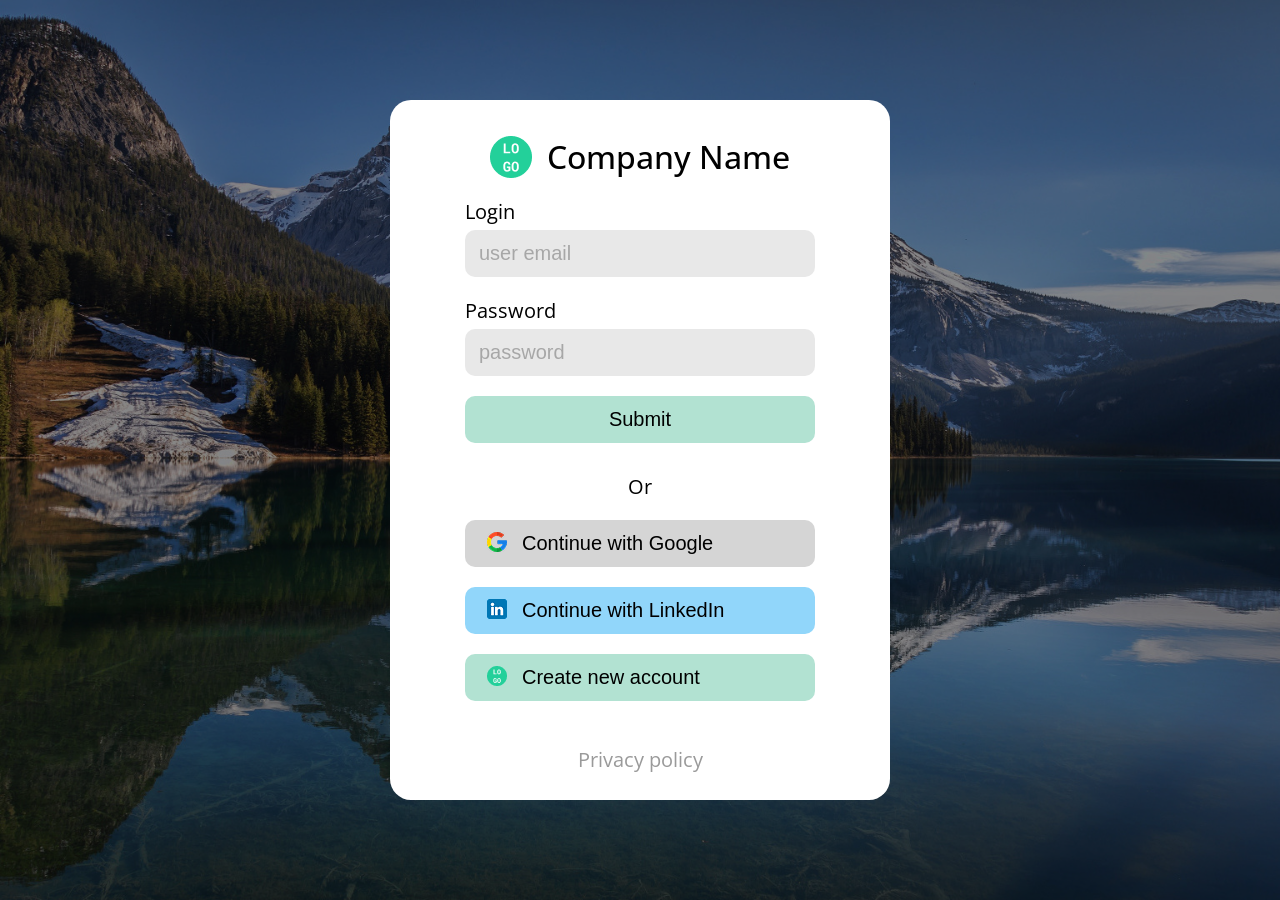
<file: index.html>
<!DOCTYPE html>
<html lang="en">
<head>
    <meta charset="UTF-8">
    <meta name="viewport" content="width=device-width, initial-scale=1.0">
    <title>Login</title>
    <link rel="stylesheet" href="../login-card/index.css">
    <link rel="icon" type="image/png" href="../image/logo/Logo.png">
    <script>
        // Если токен уже есть — сразу отправляем на страницу фильмов
        if (document.cookie.includes("token=")) {
            location.replace("movie/index.html");
        }
    </script>
</head>
<body>
    <div class="background-img"></div>
    <div class="overlay"></div>
    <div class="login-failed">
        <img src="../image/logo/login-failed.png" alt="" class="logo-failed">
        <span>Login failed!!</span>
    </div>
    
    <div class="form">
        <div class="header-name">
            <img src="../image/logo/Logo.png" alt="" class="company-logo">
            <span class="company-name">Company Name</span>
        </div>
        <div class="login-card">
            <div class="login">
                <label for="login">Login</label>
                <input type="text" id="login" placeholder="user email">
            </div>

            <div class="login">
                <label for="password">Password</label>
                <input type="password" id="password" placeholder="password">
            </div>

            <button type="submit" id="submit-button" class="button btn-submit">Submit</button>
        </div>
        <div class="or">Or</div>
        <div class="social-card">
            <button type="google" class="button btn-google" ><img src="../image/logo/google.png" alt="" class="btn-social">Continue with Google</button>
            <button type="linkedin" class="button btn-linkedin"><img src="../image/logo/linkedin.png" alt="" class="btn-social">Continue with LinkedIn</button>
            <button type="new-account" class="button btn-new"><img src="../image/logo/new-account.png" alt="" class="btn-social">Create new account</button>
        </div>
        <a href="#" class="privacy-link">Privacy policy</a>
    </div>


    <script src="../login-card/main.js"></script>
</body>
</html>
</file>
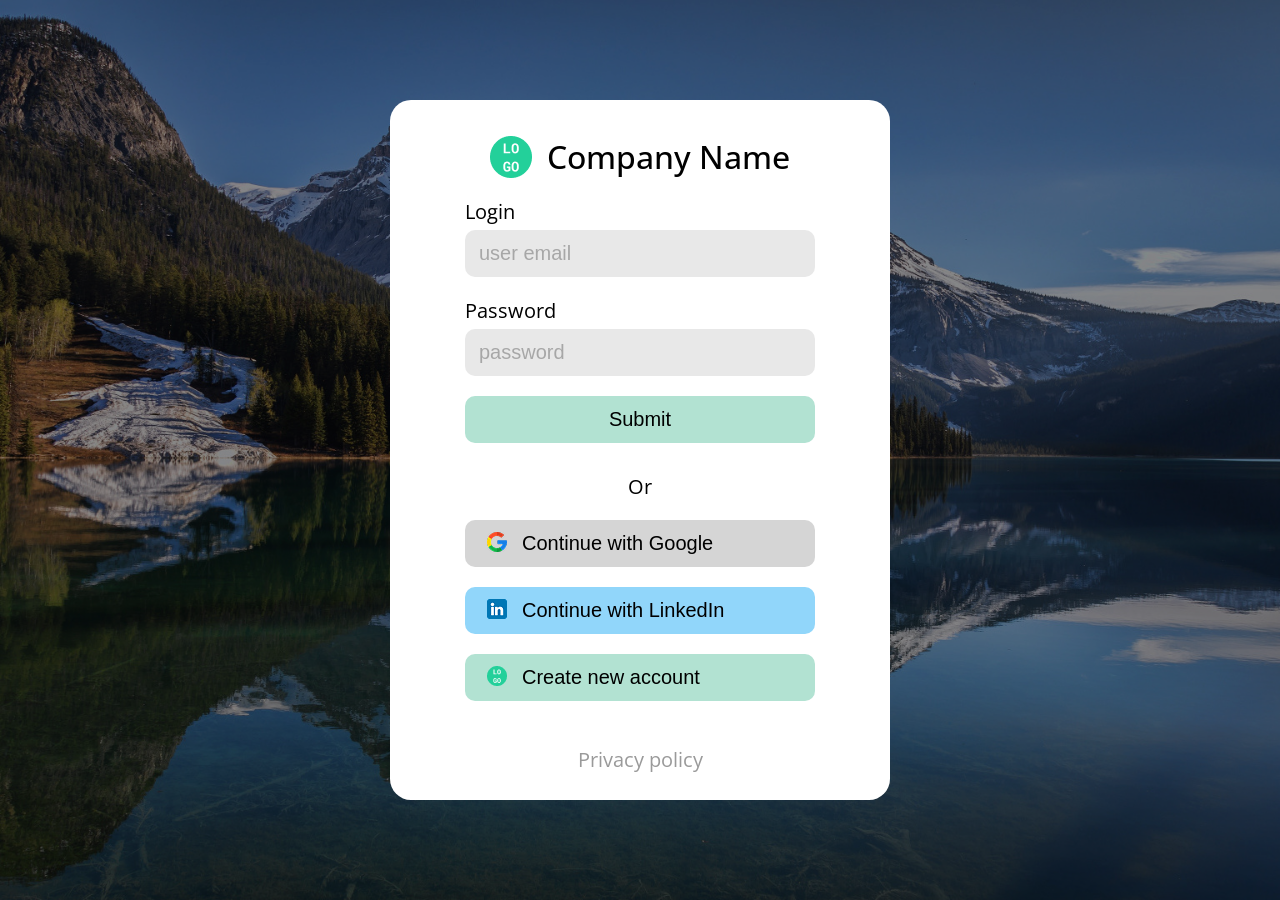
<file: blog/index.html>
<!DOCTYPE html>
<html lang="en">
<head>
    <meta charset="UTF-8">
    <meta name="viewport" content="width=device-width, initial-scale=1.0">
    <title>Blog</title>
    <link rel="stylesheet" href="./style.css">
    <link rel="icon" type="image/png" href="../image/logo/Logo.png">
    <script>
        // Без токена страница блога недоступна — отправляем на логин
        if (!document.cookie.includes("token=")) {
            location.replace("../index.html");
        }
    </script>
    <script src="./main.js" defer></script>
</head>
<body>
    <div class="background-img"></div>
    <div class="overlay"></div>

    <div class="header">
        <div class="header-inner">
            <a href="../movie/index.html" class="header-name">
                <img src="../image/logo/Logo.png" alt="" class="company-logo">
                <span class="company-name">Company Name</span>
            </a>

            <div class="header-links">
                <a href="#" class="other">Feed</a>
                <a href="#" class="other">Pricing</a>
                <a href="#" class="other">Wishlist</a>
                <a href="#" class="profile"><img src="../image/secret-logo/Avatar.png" alt=""></a>
            </div>
        </div>
    </div>

    <!-- Белая карточка; сюда JS вставляет посты -->
    <main class="content">
        <div class="posts" id="posts"></div>
    </main>

    <!-- Шаблон поста: JS клонирует его для каждого поста и заполняет данными -->
    <template id="post-template">
        <article class="post">
            <header class="post-header">
                <div class="post-author">
                    <img src="./image/user.svg" alt="" class="post-icon">
                    <span class="post-author-name">
                        <span class="post-name"></span>
                        <span class="post-username"></span>
                    </span>
                </div>
                <div class="post-company">
                    <img src="./image/company.svg" alt="" class="post-icon">
                    <span class="post-company-name"></span>
                </div>
                <button type="button" class="share-button">
                    <img src="./image/share.svg" alt="Share" class="post-icon">
                </button>
            </header>

            <h2 class="post-title"></h2>
            <p class="post-text"></p>

            <section class="comments">
                <div class="comments-header">
                    <img src="./image/comments.svg" alt="" class="post-icon">
                    <span>Comments (<span class="comments-count"></span>)</span>
                </div>
                <div class="comments-list"></div>
                <button type="button" class="show-more-button">show more</button>
            </section>
        </article>
    </template>

    <!-- Шаблон одного комментария -->
    <template id="comment-template">
        <div class="comment">
            <span class="comment-email"></span>
            <h3 class="comment-title"></h3>
            <p class="comment-text"></p>
        </div>
    </template>
</body>
</html>
</file>
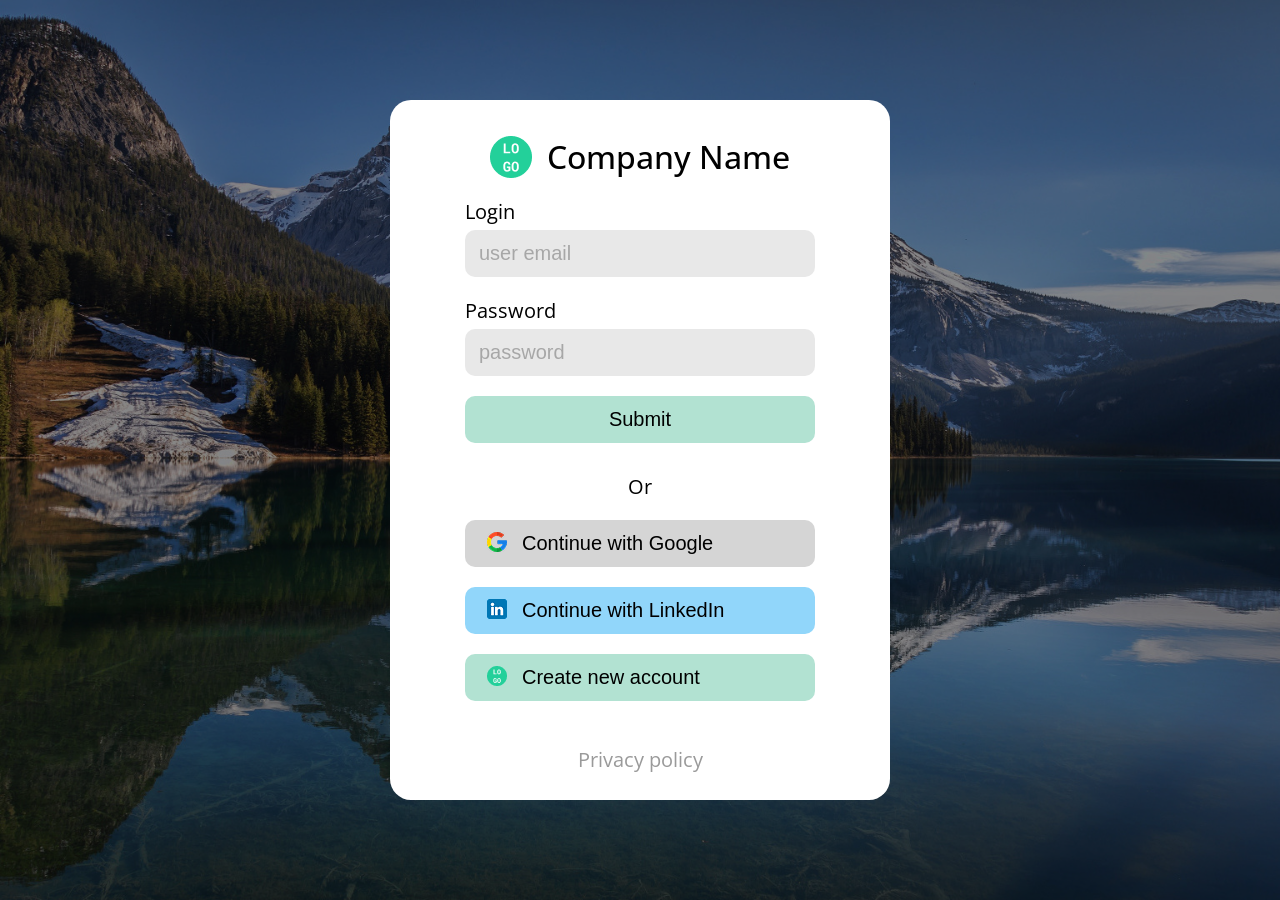
<file: login card/index.html>
<!DOCTYPE html>
<html lang="en">
<head>
    <meta charset="UTF-8">
    <meta name="viewport" content="width=device-width, initial-scale=1.0">
    <title>Login</title>
    <link rel="stylesheet" href="../login card/index.css">
    <link rel="icon" type="image/png" href="../image/logo/Logo.png">
    <script src="../secret.js"></script>
</head>
<body>
    <div class="background-img"></div>
    <div class="overlay"></div>
    <div class="login-failed">
        <img src="../image/logo/login-failed.png" alt="" class="logo-failed">
        <span>Login failed!!</span>
    </div>
    
    <div class="form">
        <div class="header-name">
            <img src="../image/logo/Logo.png" alt="" class="company-logo">
            <span class="company-name">Company Name</span>
        </div>
        <div class="login-card">
            <div class="login">
                <label for="login">Login</label>
                <input type="text" id="login" placeholder="user email">
            </div>

            <div class="login">
                <label for="password">Password</label>
                <input type="password" id="password" placeholder="password">
            </div>

            <button type="submit" id="submit-button" class="button btn-submit">Submit</button>
        </div>
        <div class="or">Or</div>
        <div class="social-card">
            <button type="google" class="button btn-google" ><img src="../image/logo/google.png" alt="" class="btn-social">Continue with Google</button>
            <button type="linkedin" class="button btn-linkedin"><img src="../image/logo/linkedin.png" alt="" class="btn-social">Continue with LinkedIn</button>
            <button type="new-account" class="button btn-new"><img src="../image/logo/new-account.png" alt="" class="btn-social">Create new account</button>
        </div>
        <a href="#" class="privacy-link">Privacy policy</a>
    </div>


    <script src="../login card/main.js"></script>
</body>
</html>
</file>
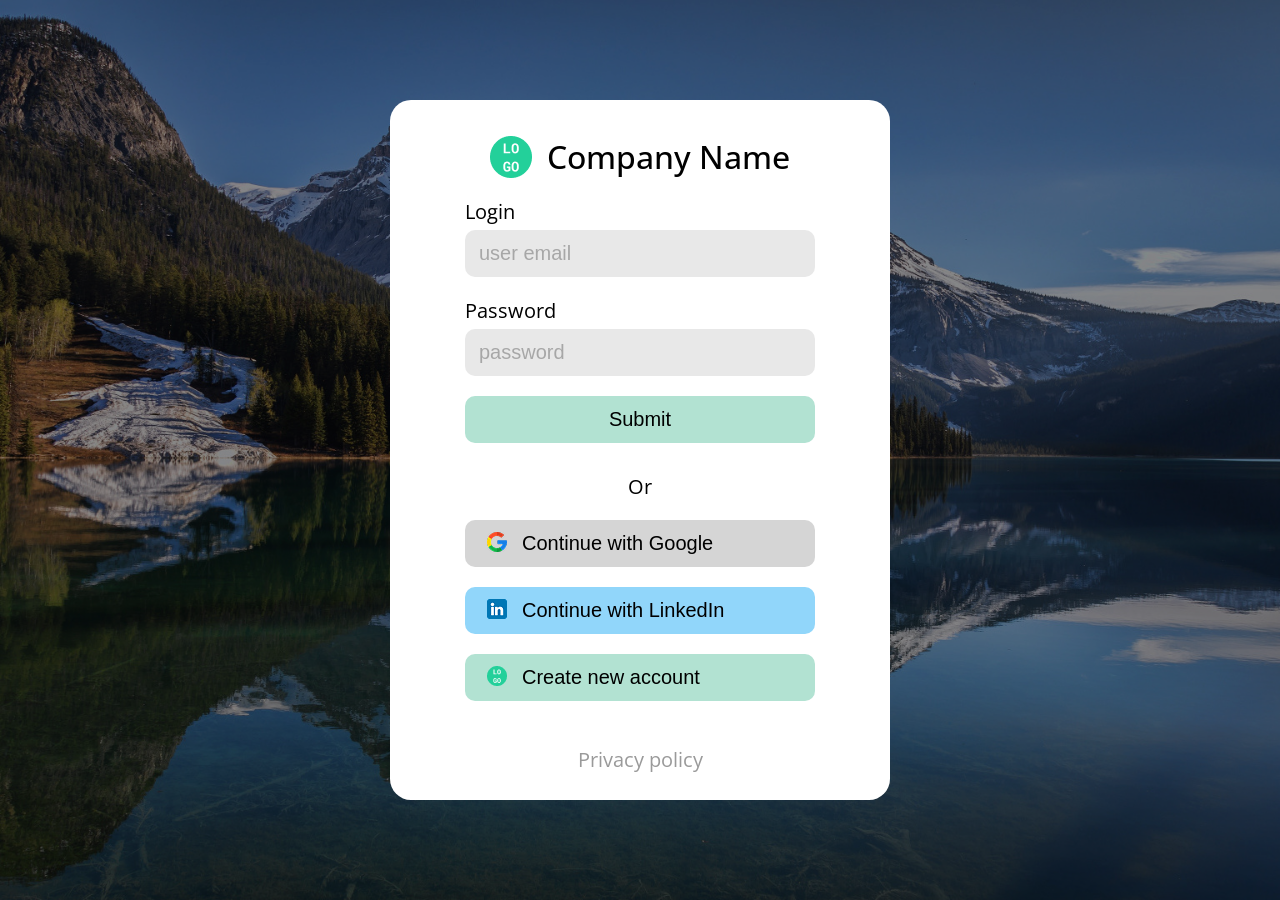
<file: movie/index.html>
<!DOCTYPE html>
<html lang="en">
<head>
    <meta charset="UTF-8">
    <meta name="viewport" content="width=device-width, initial-scale=1.0">
    <title>Movie</title>
    <link rel="stylesheet" href="./secret.css">
    <link rel="icon" type="image/png" href="../image/logo/Logo.png">
    <script>
        // Без токена страница фильмов недоступна — отправляем на логин
        if (!document.cookie.includes("token=")) {
            location.replace("../index.html");
        }
    </script>
    <script src="./secret.js" defer></script>
</head>
<body>
    <div class="background-img"></div>
    <div class="overlay"></div>

    <div class="header">
        <div class="header-name">
            <img src="../image/logo/Logo.png" alt="" class="company-logo">
            <span class="company-name">Company Name</span>
        </div>
        
        <div class="header-links">
            <a href="../blog/index.html" id="feed" class="other">Feed</a>
            <a href="#" id="pricing" class="other">Pricing</a>
            <a href="#" id="wishlist" class="other">Wishlist</a>
            <a href="#" id="profile" class="profile"><img src="../image/secret-logo/Avatar.png" alt=""></a>
            
            <button id="logout-btn" class="logout-button">Exit</button>
        </div>
    </div>

    <div class="content">
        <div class="film-avatar">
            <div class="film-poster">
                <img src="../image/secret-img/img1.png" id="main-poster"class="img-1" alt="">
            </div>
            <div class="film-info">
                <div class="movie-title" id="main-title">Avatar: Fire and Ash</div>
                <div class="movie-info" id="main-meta">
                    2025 16+ 3h 17m
                </div>
                <div class="movie-info">
                    Director: <strong id="main-director">James Cameron</strong>
                </div>
                <div class="movie-info" id="main-actors">
                    Actors: Sam Worthington, Zoe Saldana, Sigourney Weaver
                </div>

                <div class="movie-info" id="main-description">
                    Jake and Neytiri's family grapples with grief, encountering a new, aggressive Na'vi tribe, the Ash People, who are led by the fiery Varang, as the conflict on Pandora escalates and a new moral focus emerges.
                </div>
                <div class="tags">
                    <span class="tag">Action</span>
                    <span class="tag">Computer Animation</span>
                    <span class="tag">Adventure</span>
                    <span class="tag">Sci-Fi</span>
                </div>
                <div class="rating">
                    <img src="../image/secret-logo/image2.png" alt="Rating">
                    <span id="main-rating-value">7.3/10</span>
                    <img src="../image/secret-logo/Star1.png" alt="">
                </div>
                <button type="button" id="watch-button" class="button btn-watch">Watch Now</button>
            </div>
        </div>
        <div class="line"></div>
        <div class="carousel" id="">
            <button type="button" id="prev-button" class="btn-carousel arrow-btn"><img src="../image/secret-logo/left-btn.png" class="carousel-btn-img" alt=""></button>
            <div class="carousel-window">
                <div class="carousel-track">
                    <div class="poster-wrapper" data-title="Get Out"
                     data-year="2017"
                     data-director="Jordan Peele"
                     data-actors="Daniel Kaluuya, Allison Williams, Bradley Whitford"
                     data-rating="7.7/10"
                     data-description="A young African American visits his white girlfriend's parents for the weekend, where his simmering unease about their reception of him eventually reaches a boiling point.">
                        <img src="../image/secret-img/movie1.png" alt="Carousel Image 2" class="carousel-img">
                        <div class="poster-overlay">
                            <div class="overlay-content">
                              <span class="poster-title">Get Out</span>
                              <p class="poster-year">2017</p>
                              <span class="poster-arrow">↓</span>
                            </div>
                        </div>
                    </div>
                    <div class="poster-wrapper" 
                    data-title="Fight Club"
                    data-year="1999" 
                    data-director="David Fincher"
                    data-actors="Brad Pitt, Edward Norton, Helena Bonham Carter"
                    data-rating="8.8/10"
                    data-tags="Drama, Thriller"
                    data-description="An insomniac office worker and a devil-care soap maker form an underground fight club that evolves into something much, much more.">
                        
                    <img src="../image/secret-img/movie2.png" alt="Carousel Image 1" class="carousel-img">
                        <div class="poster-overlay">
                            <div class="overlay-content">
                                <span class="poster-title">Fight Club</span>
                                <p class="poster-year">1999</p>
                                <span class="poster-arrow">↓</span>
                            </div>
                        </div>
                    </div>
                    <div class="poster-wrapper"
                     data-title="Avengers: Infinity War"
                     data-year="2018"
                     data-director="Anthony Russo, Joe Russo"
                     data-actors="Robert Downey Jr., Chris Evans, Scarlett Johansson"
                     data-rating="8.5/10"
                     data-tags="Action, Adventure, Sci-Fi"
                     data-description="The Avengers and their allies must be willing to sacrifice all in an effort to defeat the powerful Thanos before he can destroy the universe.">
                        <img src="../image/secret-img/movie3.png" alt="Carousel Image 3" class="carousel-img">
                        <div class="poster-overlay">
                            <div class="overlay-content">
                              <span class="poster-title">Avengers: Infinity War</span>
                              <p class="poster-year">2018</p>
                              <span class="poster-arrow">↓</span>
                            </div>
                        </div>
                    </div>
                    <div class="poster-wrapper"
                     data-title="K-Pop Demon Hunters"
                     data-year="2025"
                     data-director="Park Hoon-jung"
                     data-actors="Kim Jong-dae, Lee Jang-hoon, Park Hoon-jung"
                     data-rating="7.8/10"
                     data-tags="Action, Comedy, Romance"
                     data-description="A group of K-pop idols must fight against supernatural forces to save their music industry.">
                        <img src="../image/secret-img/movie4.png" alt="Carousel Image 4" class="carousel-img">
                        <div class="poster-overlay">
                            <div class="overlay-content">
                              <span class="poster-title">K-Pop Demon Hunters</span>
                              <p class="poster-year">2025</p>
                              <span class="poster-arrow">↓</span>
                            </div>
                        </div>
                    </div>
                    <div class="poster-wrapper"
                     data-title="Mad Max: Fury Road"
                     data-year="2015"
                     data-director="George Miller"
                     data-actors="Tom Hardy, Charlize Theron, Nicholas Hoult"
                     data-rating="8.1/10"
                     data-tags="Action, Adventure, Sci-Fi"
                     data-description="In a post-apocalyptic wasteland, a woman rebels against a tyrannical ruler in search of her homeland with the aid of a group of female warriors.">
                        <img src="../image/secret-img/Mad_Max_Fury_Road.png" alt="Carousel Image 5" class="carousel-img">
                        <div class="poster-overlay">
                            <div class="overlay-content">
                              <span class="poster-title">Mad Max: Fury Road</span>
                              <p class="poster-year">2015</p>
                              <span class="poster-arrow">↓</span>
                            </div>
                        </div>
                    </div>
                    <div class="poster-wrapper"
                     data-title="Paradise At Mothers Feet"
                     data-year="2024"
                     data-director="Jane Doe"
                     data-actors="John Doe, Jane Smith"
                     data-rating="7.2/10"
                     data-tags="Drama, Romance"
                     data-description="A story about the journey of a young woman searching for her place in the world.">
                        <img src="../image/secret-img/movie6.png" alt="Carousel Image 6" class="carousel-img">
                        <div class="poster-overlay">
                            <div class="overlay-content">
                              <span class="poster-title">Paradise At Mothers Feet</span>
                              <p class="poster-year">2024</p>
                              <span class="poster-arrow">↓</span>
                            </div>
                        </div>
                    </div>
                    <div class="poster-wrapper" 
                     data-title="Avatar Aang: The Last Airbender"
                     data-year="2026"
                     data-director="M. Night Shyamalan"
                     data-actors="Noah Ringer, Dev Patel, Angelina Jolie"
                     data-rating="7.5/10"
                     data-tags="Animation, Adventure, Family"
                     data-description="A young boy must master the elements to save his people from an oppressive regime.">
                        <img src="../image/secret-img/images.png" alt="Carousel Image 7" class="carousel-img">
                        <div class="poster-overlay">
                            <div class="overlay-content">
                              <span class="poster-title">Avatar Aang: The Last Airbender</span>
                              <p class="poster-year">2026</p>
                              <span class="poster-arrow">↓</span>
                            </div>
                        </div>
                    </div>
                    <div class="poster-wrapper" data-title="Spider-Man: No Way Home"
                     data-year="2021"
                     data-director="Jon Watts"
                     data-actors="Tom Holland, Zendaya, Benedict Cumberbatch"
                     data-rating="8.2/10"
                     data-tags="Action, Adventure, Fantasy"
                     data-description="With Spider-Man's identity exposed, Peter Parker seeks help from Doctor Strange to restore his secret identity.">
                        <img src="../image/secret-img/movie8.png" alt="Carousel Image 8" class="carousel-img">
                        <div class="poster-overlay">
                            <div class="overlay-content">
                              <span class="poster-title">Spider-Man: No Way Home</span>
                              <p class="poster-year">2021</p>
                              <span class="poster-arrow">↓</span>
                            </div>
                        </div>
                    </div>

                    <img src="../image/secret-img/movie1.png" alt="Carousel Image 2" class="carousel-img">
                    <img src="../image/secret-img/movie2.png" alt="Carousel Image 1" class="carousel-img">
                    <img src="../image/secret-img/movie3.png" alt="Carousel Image 3" class="carousel-img">
                    <img src="../image/secret-img/movie4.png" alt="Carousel Image 4" class="carousel-img">
                </div>
            </div>
            <button type="button" id="next-button" class="btn-carousel arrow-btn"><img src="../image/secret-logo/right-btn.png" class="carousel-btn-img" alt=""></button>
        </div>
    </div>
</body>
</html>
</file>
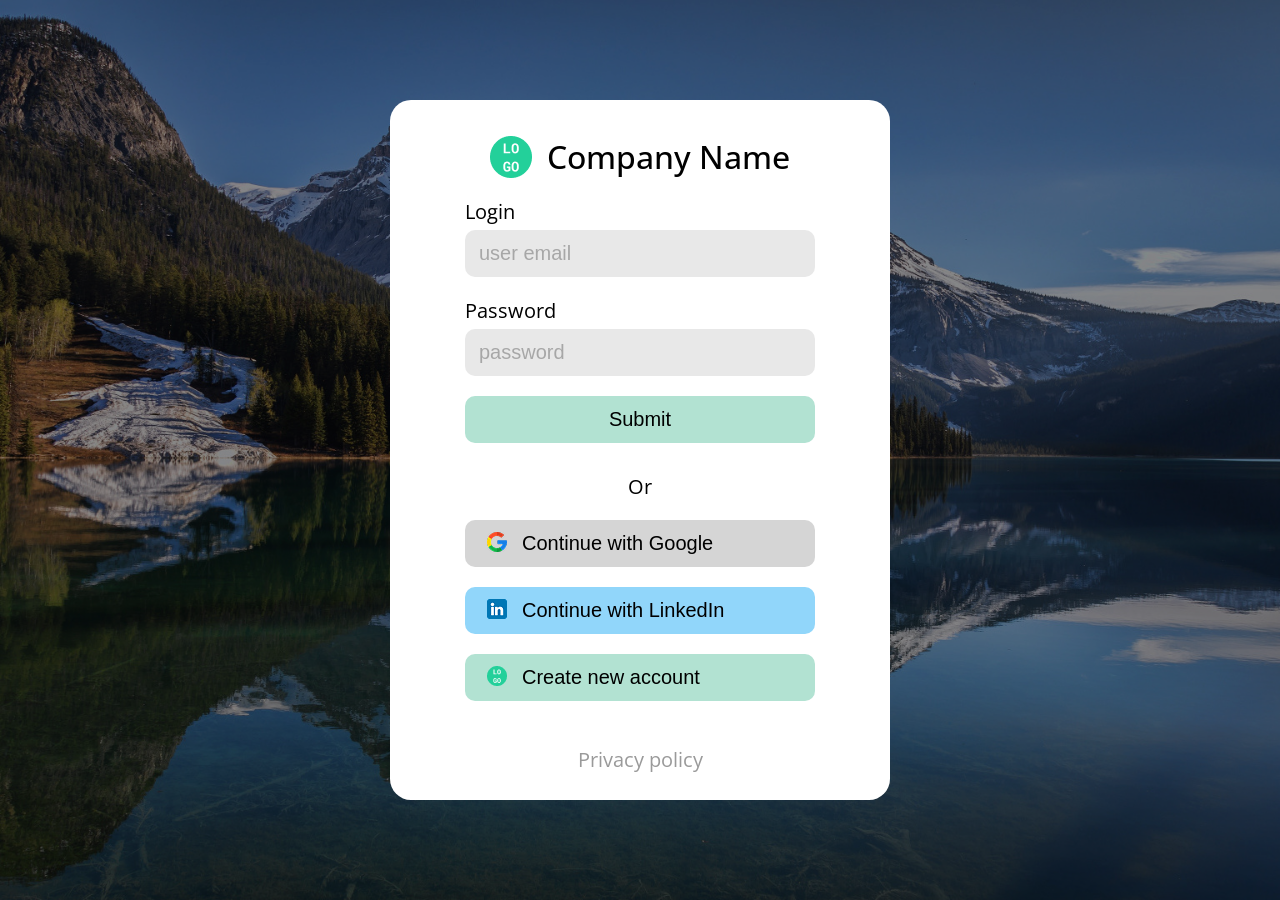
<file: secret.html>
<!DOCTYPE html>
<html lang="en">
<head>
    <meta charset="UTF-8">
    <meta name="viewport" content="width=device-width, initial-scale=1.0">
    <title>Secret Page</title>
    <link rel="stylesheet" href="./secret.css">
    <script src="/secret.js" defer></script>
</head>
<body>
    <div class="background-img"></div>
    <div class="overlay"></div>

    <div class="header">
        <div class="header-name">
            <img src="/image/logo/Logo.png" alt="" class="company-logo">
            <span class="company-name">Company Name</span>
        </div>
        
        <div class="header-links">
            <a href="#" id="feed" class="other">Feed</a>
            <a href="#" id="pricing" class="other">Pricing</a>
            <a href="#" id="wishlist" class="other">Wishlist</a>
            <a href="#" id="profile" class="profile"><img src="./image/secret-logo/Avatar.png" alt=""></a>
            
            <button id="logout-btn" class="logout-button">Exit</button>
        </div>
    </div>

    <div class="content">
        <div class="film-avatar">
            <div class="film-poster">
                <img src="./image/secret-img/img1.png" class="img-1" alt="">
            </div>
            <div class="film-info">
                <div class="movie-title">Avatar: Fire and Ash</div>
                <div class="movie-info">
                    2025 16+ 3h 17m
                </div>
                <div class="movie-info">
                    Director: <strong>James Cameron</strong>
                </div>
                <div class="movie-info">
                    Actors: Sam Worthington, Zoe Saldana, Sigourney Weaver
                </div>
                
                <div class="movie-info">
                    Jake and Neytiri's family grapples with grief, encountering a new, aggressive Na'vi tribe, the Ash People, who are led by the fiery Varang, as the conflict on Pandora escalates and a new moral focus emerges.
                </div>
                <div class="tags">
                    <span class="tag">Action</span>
                    <span class="tag">Computer Animation</span>
                    <span class="tag">Adventure</span>
                    <span class="tag">Sci-Fi</span>
                </div>
                <div class="rating">
                    <img src="./image/secret-logo/image2.png" alt="Rating">
                    <span>7.3/10</span>
                    <img src="./image/secret-logo/Star1.png" alt="">
                </div>
                <button type="button" id="watch-button" class="button btn-watch">Watch Now</button>
            </div>
        </div>
        <div class="line"></div>
    </div>
</body>
</html>
</file>
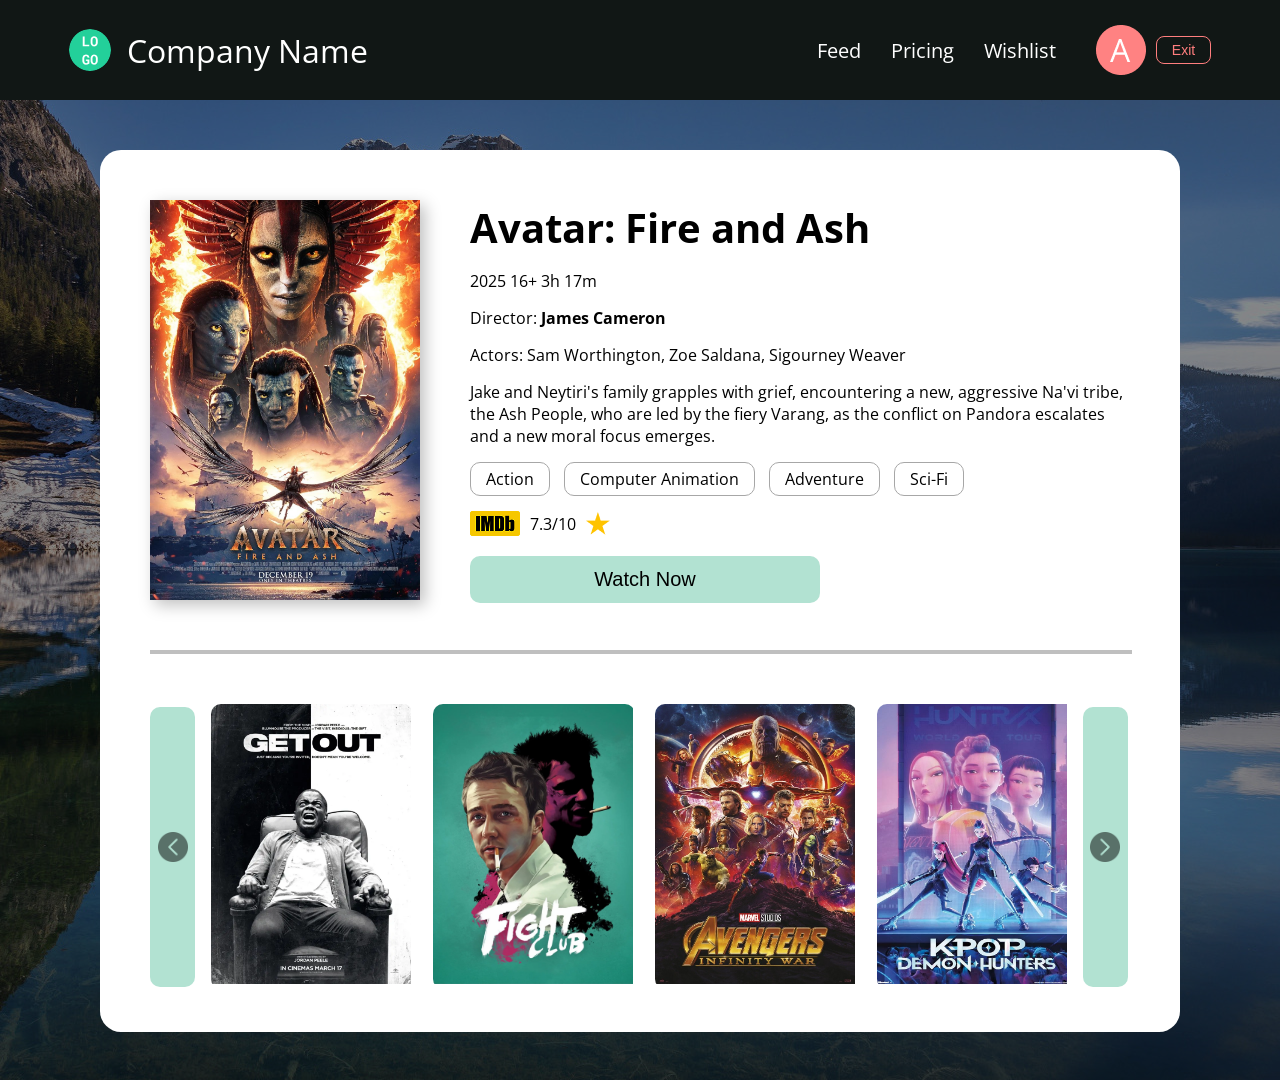
<file: movie/secret.html>
<!DOCTYPE html>
<html lang="en">
<head>
    <meta charset="UTF-8">
    <meta name="viewport" content="width=device-width, initial-scale=1.0">
    <title>Movie</title>
    <link rel="stylesheet" href="./secret.css">
    <link rel="icon" type="image/png" href="../image/logo/Logo.png">
    <script src=" ./secret.js" defer></script>
</head>
<body>
    <div class="background-img"></div>
    <div class="overlay"></div>

    <div class="header">
        <div class="header-name">
            <img src="../image/logo/Logo.png" alt="" class="company-logo">
            <span class="company-name">Company Name</span>
        </div>
        
        <div class="header-links">
            <a href="#" id="feed" class="other">Feed</a>
            <a href="#" id="pricing" class="other">Pricing</a>
            <a href="#" id="wishlist" class="other">Wishlist</a>
            <a href="#" id="profile" class="profile"><img src="../image/secret-logo/Avatar.png" alt=""></a>
            
            <button id="logout-btn" class="logout-button">Exit</button>
        </div>
    </div>

    <div class="content">
        <div class="film-avatar">
            <div class="film-poster">
                <img src="../image/secret-img/img1.png" id="main-poster"class="img-1" alt="">
            </div>
            <div class="film-info">
                <div class="movie-title" id="main-title">Avatar: Fire and Ash</div>
                <div class="movie-info" id="main-meta">
                    2025 16+ 3h 17m
                </div>
                <div class="movie-info">
                    Director: <strong id="main-director">James Cameron</strong>
                </div>
                <div class="movie-info" id="main-actors">
                    Actors: Sam Worthington, Zoe Saldana, Sigourney Weaver
                </div>

                <div class="movie-info" id="main-description">
                    Jake and Neytiri's family grapples with grief, encountering a new, aggressive Na'vi tribe, the Ash People, who are led by the fiery Varang, as the conflict on Pandora escalates and a new moral focus emerges.
                </div>
                <div class="tags">
                    <span class="tag">Action</span>
                    <span class="tag">Computer Animation</span>
                    <span class="tag">Adventure</span>
                    <span class="tag">Sci-Fi</span>
                </div>
                <div class="rating">
                    <img src="../image/secret-logo/image2.png" alt="Rating">
                    <span id="main-rating-value">7.3/10</span>
                    <img src="../image/secret-logo/Star1.png" alt="">
                </div>
                <button type="button" id="watch-button" class="button btn-watch">Watch Now</button>
            </div>
        </div>
        <div class="line"></div>
        <div class="carousel" id="">
            <button type="button" id="prev-button" class="btn-carousel arrow-btn"><img src="../image/secret-logo/left-btn.png" class="carousel-btn-img" alt=""></button>
            <div class="carousel-window">
                <div class="carousel-track">
                    <div class="poster-wrapper" data-title="Get Out"
                     data-year="2017"
                     data-director="Jordan Peele"
                     data-actors="Daniel Kaluuya, Allison Williams, Bradley Whitford"
                     data-rating="7.7/10"
                     data-description="A young African American visits his white girlfriend's parents for the weekend, where his simmering unease about their reception of him eventually reaches a boiling point.">
                        <img src="../image/secret-img/movie1.png" alt="Carousel Image 2" class="carousel-img">
                        <div class="poster-overlay">
                            <div class="overlay-content">
                              <span class="poster-title">Get Out</span>
                              <p class="poster-year">2017</p>
                              <span class="poster-arrow">↓</span>
                            </div>
                        </div>
                    </div>
                    <div class="poster-wrapper" 
                    data-title="Fight Club"
                    data-year="1999" 
                    data-director="David Fincher"
                    data-actors="Brad Pitt, Edward Norton, Helena Bonham Carter"
                    data-rating="8.8/10"
                    data-tags="Drama, Thriller"
                    data-description="An insomniac office worker and a devil-care soap maker form an underground fight club that evolves into something much, much more.">
                        
                    <img src="../image/secret-img/movie2.png" alt="Carousel Image 1" class="carousel-img">
                        <div class="poster-overlay">
                            <div class="overlay-content">
                                <span class="poster-title">Fight Club</span>
                                <p class="poster-year">1999</p>
                                <span class="poster-arrow">↓</span>
                            </div>
                        </div>
                    </div>
                    <div class="poster-wrapper"
                     data-title="Avengers: Infinity War"
                     data-year="2018"
                     data-director="Anthony Russo, Joe Russo"
                     data-actors="Robert Downey Jr., Chris Evans, Scarlett Johansson"
                     data-rating="8.5/10"
                     data-tags="Action, Adventure, Sci-Fi"
                     data-description="The Avengers and their allies must be willing to sacrifice all in an effort to defeat the powerful Thanos before he can destroy the universe.">
                        <img src="../image/secret-img/movie3.png" alt="Carousel Image 3" class="carousel-img">
                        <div class="poster-overlay">
                            <div class="overlay-content">
                              <span class="poster-title">Avengers: Infinity War</span>
                              <p class="poster-year">2018</p>
                              <span class="poster-arrow">↓</span>
                            </div>
                        </div>
                    </div>
                    <div class="poster-wrapper"
                     data-title="K-Pop Demon Hunters"
                     data-year="2025"
                     data-director="Park Hoon-jung"
                     data-actors="Kim Jong-dae, Lee Jang-hoon, Park Hoon-jung"
                     data-rating="7.8/10"
                     data-tags="Action, Comedy, Romance"
                     data-description="A group of K-pop idols must fight against supernatural forces to save their music industry.">
                        <img src="../image/secret-img/movie4.png" alt="Carousel Image 4" class="carousel-img">
                        <div class="poster-overlay">
                            <div class="overlay-content">
                              <span class="poster-title">K-Pop Demon Hunters</span>
                              <p class="poster-year">2025</p>
                              <span class="poster-arrow">↓</span>
                            </div>
                        </div>
                    </div>
                    <div class="poster-wrapper"
                     data-title="Mad Max: Fury Road"
                     data-year="2015"
                     data-director="George Miller"
                     data-actors="Tom Hardy, Charlize Theron, Nicholas Hoult"
                     data-rating="8.1/10"
                     data-tags="Action, Adventure, Sci-Fi"
                     data-description="In a post-apocalyptic wasteland, a woman rebels against a tyrannical ruler in search of her homeland with the aid of a group of female warriors.">
                        <img src="../image/secret-img/Mad_Max_Fury_Road.png" alt="Carousel Image 5" class="carousel-img">
                        <div class="poster-overlay">
                            <div class="overlay-content">
                              <span class="poster-title">Mad Max: Fury Road</span>
                              <p class="poster-year">2015</p>
                              <span class="poster-arrow">↓</span>
                            </div>
                        </div>
                    </div>
                    <div class="poster-wrapper"
                     data-title="Paradise At Mothers Feet"
                     data-year="2024"
                     data-director="Jane Doe"
                     data-actors="John Doe, Jane Smith"
                     data-rating="7.2/10"
                     data-tags="Drama, Romance"
                     data-description="A story about the journey of a young woman searching for her place in the world.">
                        <img src="../image/secret-img/movie6.png" alt="Carousel Image 6" class="carousel-img">
                        <div class="poster-overlay">
                            <div class="overlay-content">
                              <span class="poster-title">Paradise At Mothers Feet</span>
                              <p class="poster-year">2024</p>
                              <span class="poster-arrow">↓</span>
                            </div>
                        </div>
                    </div>
                    <div class="poster-wrapper" 
                     data-title="Avatar Aang: The Last Airbender"
                     data-year="2026"
                     data-director="M. Night Shyamalan"
                     data-actors="Noah Ringer, Dev Patel, Angelina Jolie"
                     data-rating="7.5/10"
                     data-tags="Animation, Adventure, Family"
                     data-description="A young boy must master the elements to save his people from an oppressive regime.">
                        <img src="../image/secret-img/images.png" alt="Carousel Image 7" class="carousel-img">
                        <div class="poster-overlay">
                            <div class="overlay-content">
                              <span class="poster-title">Avatar Aang: The Last Airbender</span>
                              <p class="poster-year">2026</p>
                              <span class="poster-arrow">↓</span>
                            </div>
                        </div>
                    </div>
                    <div class="poster-wrapper" data-title="Spider-Man: No Way Home"
                     data-year="2021"
                     data-director="Jon Watts"
                     data-actors="Tom Holland, Zendaya, Benedict Cumberbatch"
                     data-rating="8.2/10"
                     data-tags="Action, Adventure, Fantasy"
                     data-description="With Spider-Man's identity exposed, Peter Parker seeks help from Doctor Strange to restore his secret identity.">
                        <img src="../image/secret-img/movie8.png" alt="Carousel Image 8" class="carousel-img">
                        <div class="poster-overlay">
                            <div class="overlay-content">
                              <span class="poster-title">Spider-Man: No Way Home</span>
                              <p class="poster-year">2021</p>
                              <span class="poster-arrow">↓</span>
                            </div>
                        </div>
                    </div>

                    <img src="../image/secret-img/movie1.png" alt="Carousel Image 2" class="carousel-img">
                    <img src="../image/secret-img/movie2.png" alt="Carousel Image 1" class="carousel-img">
                    <img src="../image/secret-img/movie3.png" alt="Carousel Image 3" class="carousel-img">
                    <img src="../image/secret-img/movie4.png" alt="Carousel Image 4" class="carousel-img">
                </div>
            </div>
            <button type="button" id="next-button" class="btn-carousel arrow-btn"><img src="../image/secret-logo/right-btn.png" class="carousel-btn-img" alt=""></button>
        </div>
    </div>
</body>
</html>
</file>
<file: login-card/index.css>
@import url('https://fonts.googleapis.com/css2?family=Open+Sans:ital,wdth,wght@0,75..100,300..800;1,75..100,300..800&display=swap');

body {
    margin: 0;
    display: flex;
    justify-content: center;
    align-items: center;
    min-height: 100vh;
    font-family:'Open Sans', sans-serif;
}

.background-img{
    z-index: -3;
    width: 100vw;
    height: 100vh;
    background-image:url(../image/background/background.jpg);
    position: absolute;
    background-size: cover;
    background-position: center;
}

.overlay {
    background-color:#0007;
    z-index: -2;
    width: 100vw;
    height: 100vh;
    position: absolute;
    background-size: cover;
    background-position: center;
}
.login-failed{
    position: absolute;
    top: -100%;
    width: 500px;
    height: 67px;
    border-radius: 10px;
    background-color: #FF8282;
    display: flex;
    align-items: center;
    z-index: 10;
    font-size: 20px;
    font-weight: 400;
    transition: 0.1s;
}
.login-failed-show{
    top: 4%;
    transition: 0.3s;
}
.logo-failed{
    height: 40px;
    width: 40px;
    margin: 0 20px 0 15px;
}

.form{
    background-color: white;
    width: 500px;
    height: 700px;
    border-radius: 21px;
    display: flex;
    flex-direction: column;
    align-items: center;
}


/* header */
.header-name {
    display: flex;
    align-items: center;
    justify-content: center;
    margin: 35px 0 0 0;
}

.company-name {
    font-size: 32px;
    font-weight: 500;
    margin-left: 15px;
}

.logo-img {
    width: 42px;
    height: 42px;
    border-radius: 50%;
    object-fit: cover;
}

/* login */
.login-card{
    display: flex;
    flex-direction: column;
    align-items: center;
}

.login{
    margin:  20px 0 0 0
}

input {
    width: 350px;
    height: 47px;
    padding: 14px;
    border: none;
    border-radius: 10px;
    background-color: #E8E8E8;
    box-sizing: border-box;
    font-size: 20px;
    outline: none;
}
input::placeholder{
    color: #A7A7A7;
}
label {
    display: block;
    font-size: 20px;
    margin: 0 0 5px 0;
}

/* or */
.or{
    font-size: 20px;
    margin: 30px 0 20px 0;
}
/* button */
.social-card{
    display: flex;
    flex-direction: column;
    align-items: center;
}

.button {
    width: 350px;
    height: 47px;
    padding: 12px;
    margin-top: 20px;
    border: none;
    border-radius: 10px;
    font-size: 20px;
    cursor: pointer;
    background-color: #B2E2D2;
    transition: 0.1s;

}

.btn-google{
    display: flex;
    background-color: #D5D5D5;
    justify-content: flex-start;
    margin: 0;
}
.btn-linkedin{
    background-color: #91D6FA;
    display: flex;
    justify-content: flex-start;
}
.btn-new{
    background-color: #B2E2D2;
    display: flex;
    justify-content: flex-start
}

.btn-social{
    width: 20px;
    height: 20px;
    margin: 0 15px 0 10px;
}

/* footer */

.privacy-link {
    display: flex;
    margin-top: auto;
    margin-bottom: 27px;
    color: #9A9A9A;
    text-decoration: none;
    font-size: 20px;
}


/* hover */

.privacy-link:hover {
    text-decoration: underline;
}

.btn-submit:hover {
    background-color: #8AB1A4;
}

.btn-google:hover {
    background-color: #C0C0C0;
}
.btn-linkedin:hover {
    background-color: #7EBCDD;
}
.btn-new:hover {
    background-color: #8AB1A4;
}
.invalid-input {
    border: 2px solid #FF8282;
}
</file>
<file: blog/style.css>
@import url('https://fonts.googleapis.com/css2?family=Open+Sans:ital,wdth,wght@0,75..100,300..800;1,75..100,300..800&display=swap');

/* Значения оценены по скриншоту макета — сверьте с Figma (Inspect) */
:root {
    --green: #1CD299;
    --text-main: #000;
    --text-gray: #828282;
    --text-comment: #4F4F4F;
    --border-gray: #AAAAAA;
    --comment-line: #808080;
    --header-bg: #111715;
}

body {
    margin: 0;
    display: flex;
    flex-direction: column;
    align-items: center;
    min-height: 100vh;
    font-family: 'Open Sans', sans-serif;
    color: var(--text-main);
}

/* background */
.background-img {
    z-index: -5;
    width: 100vw;
    height: 100vh;
    position: fixed;
    background-image: url(../image/background/background.jpg);
    background-size: cover;
    background-position: center;
}

.overlay {
    z-index: -4;
    width: 100vw;
    height: 100vh;
    position: fixed;
    background-color: #0007;
}

/* header (такой же, как на странице фильмов) */
.header {
    width: 100%;
    height: 100px;
    background-color: var(--header-bg);
    display: flex;
    justify-content: center;
    align-items: center;
    margin-bottom: 30px;
}

.header-inner {
    width: 1080px;
    max-width: 100%;
    display: flex;
    justify-content: space-between;
    align-items: center;
}

.header-name {
    text-decoration: none;
    display: flex;
    align-items: center;
    gap: 16px;
}

.company-logo {
    width: 42px;
    height: 42px;
    border-radius: 50%;
}

.company-name {
    font-size: 32px;
    color: white;
}

.header-links {
    display: flex;
    align-items: center;
}

.other {
    font-size: 20px;
    color: white;
    text-decoration: none;
    margin-right: 30px;
}

.profile {
    width: 50px;
    height: 50px;
    border-radius: 50%;
    display: flex;
    margin-left: 10px;
}

/* белая карточка со списком постов */
.content {
    width: 806px;
    max-width: 100%;
    min-height: 900px;
    box-sizing: border-box;
    padding: 40px 78px;
    margin-bottom: 40px;
    background-color: #fff;
    border-radius: 21px;
}

.posts {
    display: flex;
    flex-direction: column;
    gap: 20px;
}

/* пост: ширина фиксирована, высота растёт по содержимому */
.post {
    width: 100%;
    box-sizing: border-box;
    padding: 10px 10px 18px 8px;
    border: 1px solid var(--border-gray);
    border-radius: 6px;
    /* длинные слова и email переносятся, а не растягивают карточку */
    overflow-wrap: anywhere;
}

.post-icon {
    display: block;
    /* в SVG есть внутренние поля: видимая часть иконки ~20px */
    width: 24px;
    height: 24px;
    margin: -2px;
}

/* шапка поста */
.post-header {
    display: flex;
    align-items: center;
    gap: 20px;
}

.post-author,
.post-company {
    display: flex;
    align-items: center;
    gap: 11px;
    font-size: 14px;
}

.post-author-name {
    color: var(--green);
}

.post-company-name {
    color: var(--text-gray);
}

.share-button {
    margin-left: auto;
    padding: 0;
    border: none;
    background: none;
    cursor: pointer;
}

/* тело поста */
.post-title {
    margin: 8px 0 7px;
    font-size: 16px;
    font-weight: 400;
}

.post-text {
    margin: 0;
    font-size: 12px;
    line-height: 16px;
    /* в данных API есть символы переноса строки */
    white-space: pre-line;
}

/* комментарии */
.comments-header {
    display: flex;
    align-items: center;
    gap: 11px;
    margin-top: 8px;
    font-size: 14px;
    color: var(--text-gray);
}

.comments-list {
    margin: 5px 0 0 21px;
}

.comment {
    padding-left: 10px;
    border-left: 1px solid var(--comment-line);
}

.comment-email {
    font-size: 12px;
    color: var(--green);
}

.comment-title {
    margin: 4px 0 4px;
    font-size: 12px;
    font-weight: 400;
}

.comment-text {
    margin: 0;
    font-size: 10px;
    line-height: 14px;
    color: var(--text-comment);
    white-space: pre-line;
}

.show-more-button {
    display: block;
    margin: 0 0 0 21px;
    padding: 0;
    border: none;
    background: none;
    font-family: inherit;
    font-size: 10px;
    color: #A3A3A3;
    cursor: pointer;
}

/* лишние комментарии скрываются этим классом */
.hidden {
    display: none;
}
</file>
<file: login card/index.css>
@import url('https://fonts.googleapis.com/css2?family=Open+Sans:ital,wdth,wght@0,75..100,300..800;1,75..100,300..800&display=swap');

body {
    margin: 0;
    display: flex;
    justify-content: center;
    align-items: center;
    min-height: 100vh;
    font-family:'Open Sans', sans-serif;
}

.background-img{
    z-index: -3;
    width: 100vw;
    height: 100vh;
    background-image:url(../image/background/background.jpg);
    position: absolute;
    background-size: cover;
    background-position: center;
}

.overlay {
    background-color:#0007;
    z-index: -2;
    width: 100vw;
    height: 100vh;
    position: absolute;
    background-size: cover;
    background-position: center;
}
.login-failed{
    position: absolute;
    top: -100%;
    width: 500px;
    height: 67px;
    border-radius: 10px;
    background-color: #FF8282;
    display: flex;
    align-items: center;
    z-index: 10;
    font-size: 20px;
    font-weight: 400;
    transition: 0.1s;
}
.login-failed-show{
    top: 4%;
    transition: 0.3s;
}
.logo-failed{
    height: 40px;
    width: 40px;
    margin: 0 20px 0 15px;
}

.form{
    background-color: white;
    width: 500px;
    height: 700px;
    border-radius: 21px;
    display: flex;
    flex-direction: column;
    align-items: center;
}


/* header */
.header-name {
    display: flex;
    align-items: center;
    justify-content: center;
    margin: 35px 0 0 0;
}

.company-name {
    font-size: 32px;
    font-weight: 500;
    margin-left: 15px;
}

.logo-img {
    width: 42px;
    height: 42px;
    border-radius: 50%;
    object-fit: cover;
}

/* login */
.login-card{
    display: flex;
    flex-direction: column;
    align-items: center;
}

.login{
    margin:  20px 0 0 0
}

input {
    width: 350px;
    height: 47px;
    padding: 14px;
    border: none;
    border-radius: 10px;
    background-color: #E8E8E8;
    box-sizing: border-box;
    font-size: 20px;
    outline: none;
}
input::placeholder{
    color: #A7A7A7;
}
label {
    display: block;
    font-size: 20px;
    margin: 0 0 5px 0;
}

/* or */
.or{
    font-size: 20px;
    margin: 30px 0 20px 0;
}
/* button */
.social-card{
    display: flex;
    flex-direction: column;
    align-items: center;
}

.button {
    width: 350px;
    height: 47px;
    padding: 12px;
    margin-top: 20px;
    border: none;
    border-radius: 10px;
    font-size: 20px;
    cursor: pointer;
    background-color: #B2E2D2;
    transition: 0.1s;

}

.btn-google{
    display: flex;
    background-color: #D5D5D5;
    justify-content: flex-start;
    margin: 0;
}
.btn-linkedin{
    background-color: #91D6FA;
    display: flex;
    justify-content: flex-start;
}
.btn-new{
    background-color: #B2E2D2;
    display: flex;
    justify-content: flex-start
}

.btn-social{
    width: 20px;
    height: 20px;
    margin: 0 15px 0 10px;
}

/* footer */

.privacy-link {
    display: flex;
    margin-top: auto;
    margin-bottom: 27px;
    color: #9A9A9A;
    text-decoration: none;
    font-size: 20px;
}


/* hover */

.privacy-link:hover {
    text-decoration: underline;
}

.btn-submit:hover {
    background-color: #8AB1A4;
}

.btn-google:hover {
    background-color: #C0C0C0;
}
.btn-linkedin:hover {
    background-color: #7EBCDD;
}
.btn-new:hover {
    background-color: #8AB1A4;
}
.invalid-input {
    border: 2px solid #FF8282;
}
</file>
<file: movie/secret.css>
@import url('https://fonts.googleapis.com/css2?family=Open+Sans:ital,wdth,wght@0,75..100,300..800;1,75..100,300..800&display=swap');

body{
    margin: 0;
    padding: 0;
    display: flex;
    align-items: center;
    min-height: 100vh;
    font-family:'Open Sans', sans-serif;
    flex-direction: column;
    overflow-x: hidden;
}

/* background */

.background-img{
    z-index: -5;
    width: 100vw;
    height: 1080px;
    background-image:url(/image/background/background.jpg);
    position: absolute;
    background-size: cover;
    background-position: center;
}

.overlay {
    background-color:#0007;
    z-index: -4;
    width: 100vw;
    height: 1080px;
    position: absolute;
    background-size: cover;
    background-position: center;
}

/* header */

.header{
    background-color: #111715;
    width: 100vw;
    height: 100px;
    top : 0;
    display: flex;
    justify-content: center;
    align-items: center;
    margin-bottom: 50px;
    gap: 449px;
}


.company-logo {
    width: 42px;
    height: 42px;
    border-radius: 50%;         /* Делаем идеальный круг */
    display: flex;
}
.profile {
    width: 50px;
    height: 50px;
    border-radius: 50%;         /* Делаем идеальный круг */
    display: flex;
    margin-left: 10px;
}
/* Стили для левой группы */
.header-name {
  display: flex;
  align-items: center;
  gap: 16px;                  /* Расстояние между кружком и текстом */
}

/* Стили для правой группы */
.header-links {
  display: flex;
  align-items: center;
}


.company-name {
    font-size: 32px;
    font-weight: 400;
    color: white;
}
.other {
    font-size: 20px;
    font-weight: 400;
    color: white;
    background-color: #111715;
    text-decoration: none;
    margin-right: 30px;
}

.logout-button {
    background-color: transparent;
    border: 1px solid #ff7e7e; /* Цвет как у аватара или красный */
    color: #ff7e7e;
    padding: 5px 15px;
    border-radius: 8px;
    cursor: pointer;
    font-size: 14px;
    margin-left: 10px; /* Отступ от кружочка "A" */
    transition: 0.3s;
}

.logout-button:hover {
    background-color: #ff7e7e;
    color: white;
}


/* content */

.content{
    width: 1080px;
    height: 882px;    
    background-color: #fff;
    border-radius: 21px;
    display: flex;
    flex-direction: column;
}

/* film */
.film-avatar{
    display: flex;
    margin-top: 50px;
    
}
.img-1{
    width: 270px;
    height: 400px;
    box-shadow: 5px 5px 15px #00000040;
}
.film-poster{
    width: 270px;
    height: 400px;
    margin: 0 50px 50px 50px;
}
.film-info{
    width: 660px;
}
.movie-title{
    font-size: 40px;
    font-weight: 700;
    margin-bottom: 15px;
}
.movie-info{
    margin-bottom: 15px;
    font-size: 16px;
    font-weight: 400;
}

.tags{
    font-size: 16px;
}
.tag{
    display: inline-block;
    color: black;
    padding: 5px 15px;
    border: 1px solid #A7A7A7;
    border-radius: 10px;
    font-size: 16px;
    margin-right: 10px;
}

.rating{
    padding-top: 15px;
    display: flex;
    align-items: center;
    gap: 10px;
}

.button {
    width: 350px;
    height: 47px;
    padding: 12px;
    margin-top: 20px;
    border: none;
    border-radius: 10px;
    font-size: 20px;
    cursor: pointer;
    background-color: #B2E2D2;
    transition: 0.1s;

}
.button:hover {
    background-color: #A7A7A7;
}

.line{
    margin-left: 50px;
    width: 978px;
    height: 0px;
    border: 2px solid #BFBFBF;
}

/* carousel */

.carousel{
    display: flex;
    align-items: center;
    width: 978px;
    gap: 16px;
    margin-top: 50px;
    margin-left: 50px;
    overflow: hidden;
}

.carousel-window {
    width: 100%;       /* Ширина под 4 картинки */
    overflow: hidden;  /* Прячем всё, что не влезло */
}

.carousel-track {
    display: flex;
    gap: 20px;         /* Расстояние между постерами */
    transition: transform 0.5s ease-in-out; /* Плавная анимация сдвига */
}

.carousel-img {
    flex-shrink: 0;          /* Запрещаем картинкам сжиматься */
}

.carousel-img{
    width: 200px;
    height: 280px;
}

.carousel-btn-img{
    width: 30px;
    height: 30px;
    opacity: 0.5;
}

.btn-carousel{
    width: 50px;
    height: 280px;
    border-radius: 10px;
    background-color: #B2E2D2;
    border: none;
    display: flex;
    justify-content: center;
    align-items: center;
    cursor: pointer;
}

/* Контейнер для одного постера */
.poster-wrapper {
    position: relative;
    width: calc(25% - 12px); /* Ширина как у старого .poster */
    flex-shrink: 0;
    border-radius: 10px;
    overflow: hidden;        /* Чтобы углы overlay скруглялись вместе с постером */
    cursor: pointer;
}

/* Сама картинка теперь занимает 100% контейнера */
.poster-wrapper .poster {
    width: 100%;
    height: 100%;
    object-fit: cover;
    display: block;
}

/* Полупрозрачная маска (скрыта по умолчанию) */
.poster-overlay {
    position: absolute;
    top: 0;
    left: 0;
    width: 100%;
    height: 100%;
    background: linear-gradient(to top, rgba(0, 0, 0, 0.9) 30%, rgba(0, 0, 0, 0.2) 100%);
    display: flex;
    align-items: center;
    justify-content: center;
    /* Эффект скрытия */
    opacity: 0;
    transition: opacity 0.3s ease; /* Плавное проявление */
}

/* При наведении на контейнер — показываем маску */
.poster-wrapper:hover .poster-overlay {
    opacity: 1;
}

/* Стили для текста внутри маски */
.overlay-content {
    text-align: center;
    color: white;
    display: flex;
    flex-direction: column;
    align-items: center;
    gap: 10px;
}

.poster-title {
    margin: 0;
    font-size: 16px;
    font-weight: 400;
}   

.poster-year {
    margin: 0;
    font-size: 16px;
    font-style: italic;
    opacity: 0.8;
}

.poster-arrow {
    font-size: 2rem;
    margin-top: 5px;
    /* Можно добавить легкую анимацию покачивания стрелки */
    animation: bounce 2s infinite;
}

/* Анимация для стрелочки (необязательно, но красиво) */
@keyframes bounce {
    0%, 20%, 50%, 80%, 100% { transform: translateY(0); }
    40% { transform: translateY(-5px); }
    60% { transform: translateY(-3px); }
}

.poster-overlay, 
.overlay-content, 
.poster-title, 
.poster-year, 
.poster-arrow {
    pointer-events: none; /* Мышь "игнорирует" эти элементы при клике */
}
</file>
<file: secret.css>
@import url('https://fonts.googleapis.com/css2?family=Open+Sans:ital,wdth,wght@0,75..100,300..800;1,75..100,300..800&display=swap');

body{
    margin: 0;
    padding: 0;
    display: flex;
    align-items: center;
    min-height: 100vh;
    font-family:'Open Sans', sans-serif;
    flex-direction: column;
    overflow-x: hidden;
}

/* background */

.background-img{
    z-index: -5;
    width: 100vw;
    height: 1080px;
    background-image:url(/image/background/background.jpg);
    position: absolute;
    background-size: cover;
    background-position: center;
}

.overlay {
    background-color:#0007;
    z-index: -4;
    width: 100vw;
    height: 1080px;
    position: absolute;
    background-size: cover;
    background-position: center;
}

/* header */

.header{
    background-color: #111715;
    width: 100vw;
    height: 100px;
    top : 0;
    display: flex;
    justify-content: center;
    align-items: center;
    margin-bottom: 50px;
    gap: 449px;
}


.company-logo {
    width: 42px;
    height: 42px;
    border-radius: 50%;         /* Делаем идеальный круг */
    display: flex;
}
.profile {
    width: 50px;
    height: 50px;
    border-radius: 50%;         /* Делаем идеальный круг */
    display: flex;
    margin-left: 10px;
}
/* Стили для левой группы */
.header-name {
  display: flex;
  align-items: center;
  gap: 16px;                  /* Расстояние между кружком и текстом */
}

/* Стили для правой группы */
.header-links {
  display: flex;
  align-items: center;
}


.company-name {
    font-size: 32px;
    font-weight: 400;
    color: white;
}
.other {
    font-size: 20px;
    font-weight: 400;
    color: white;
    background-color: #111715;
    text-decoration: none;
    margin-right: 30px;
}

.logout-button {
    background-color: transparent;
    border: 1px solid #ff7e7e; /* Цвет как у аватара или красный */
    color: #ff7e7e;
    padding: 5px 15px;
    border-radius: 8px;
    cursor: pointer;
    font-size: 14px;
    margin-left: 10px; /* Отступ от кружочка "A" */
    transition: 0.3s;
}

.logout-button:hover {
    background-color: #ff7e7e;
    color: white;
}


/* content */

.content{
    width: 1080px;
    height: 882px;    
    background-color: #fff;
    border-radius: 21px;
}

/* film */
.film-avatar{
    display: flex;
    margin-top: 50px;
    
}
.img-1{
    width: 270px;
    height: 400px;
    box-shadow: 5px 5px 15px #00000040;
}
.film-poster{
    width: 270px;
    height: 400px;
    margin: 0 50px 50px 50px;
}
.film-info{
    width: 660px;
}
.movie-title{
    font-size: 40px;
    font-weight: 700;
    margin-bottom: 15px;
}
.movie-info{
    margin-bottom: 15px;
    font-size: 16px;
    font-weight: 400;
}

.tags{
    font-size: 16px;
}
.tag{
    display: inline-block;
    color: black;
    padding: 5px 15px;
    border: 1px solid #A7A7A7;
    border-radius: 10px;
    font-size: 16px;
    margin-right: 10px;
}

.rating{
    padding-top: 15px;
    display: flex;
    align-items: center;
    gap: 10px;
}

.button {
    width: 350px;
    height: 47px;
    padding: 12px;
    margin-top: 20px;
    border: none;
    border-radius: 10px;
    font-size: 20px;
    cursor: pointer;
    background-color: #B2E2D2;
    transition: 0.1s;

}
.button:hover {
    background-color: #A7A7A7;
}

.line{
    margin-left: 50px;
    width: 978px;
    height: 0px;
    border: 2px solid #BFBFBF;
}
</file>
